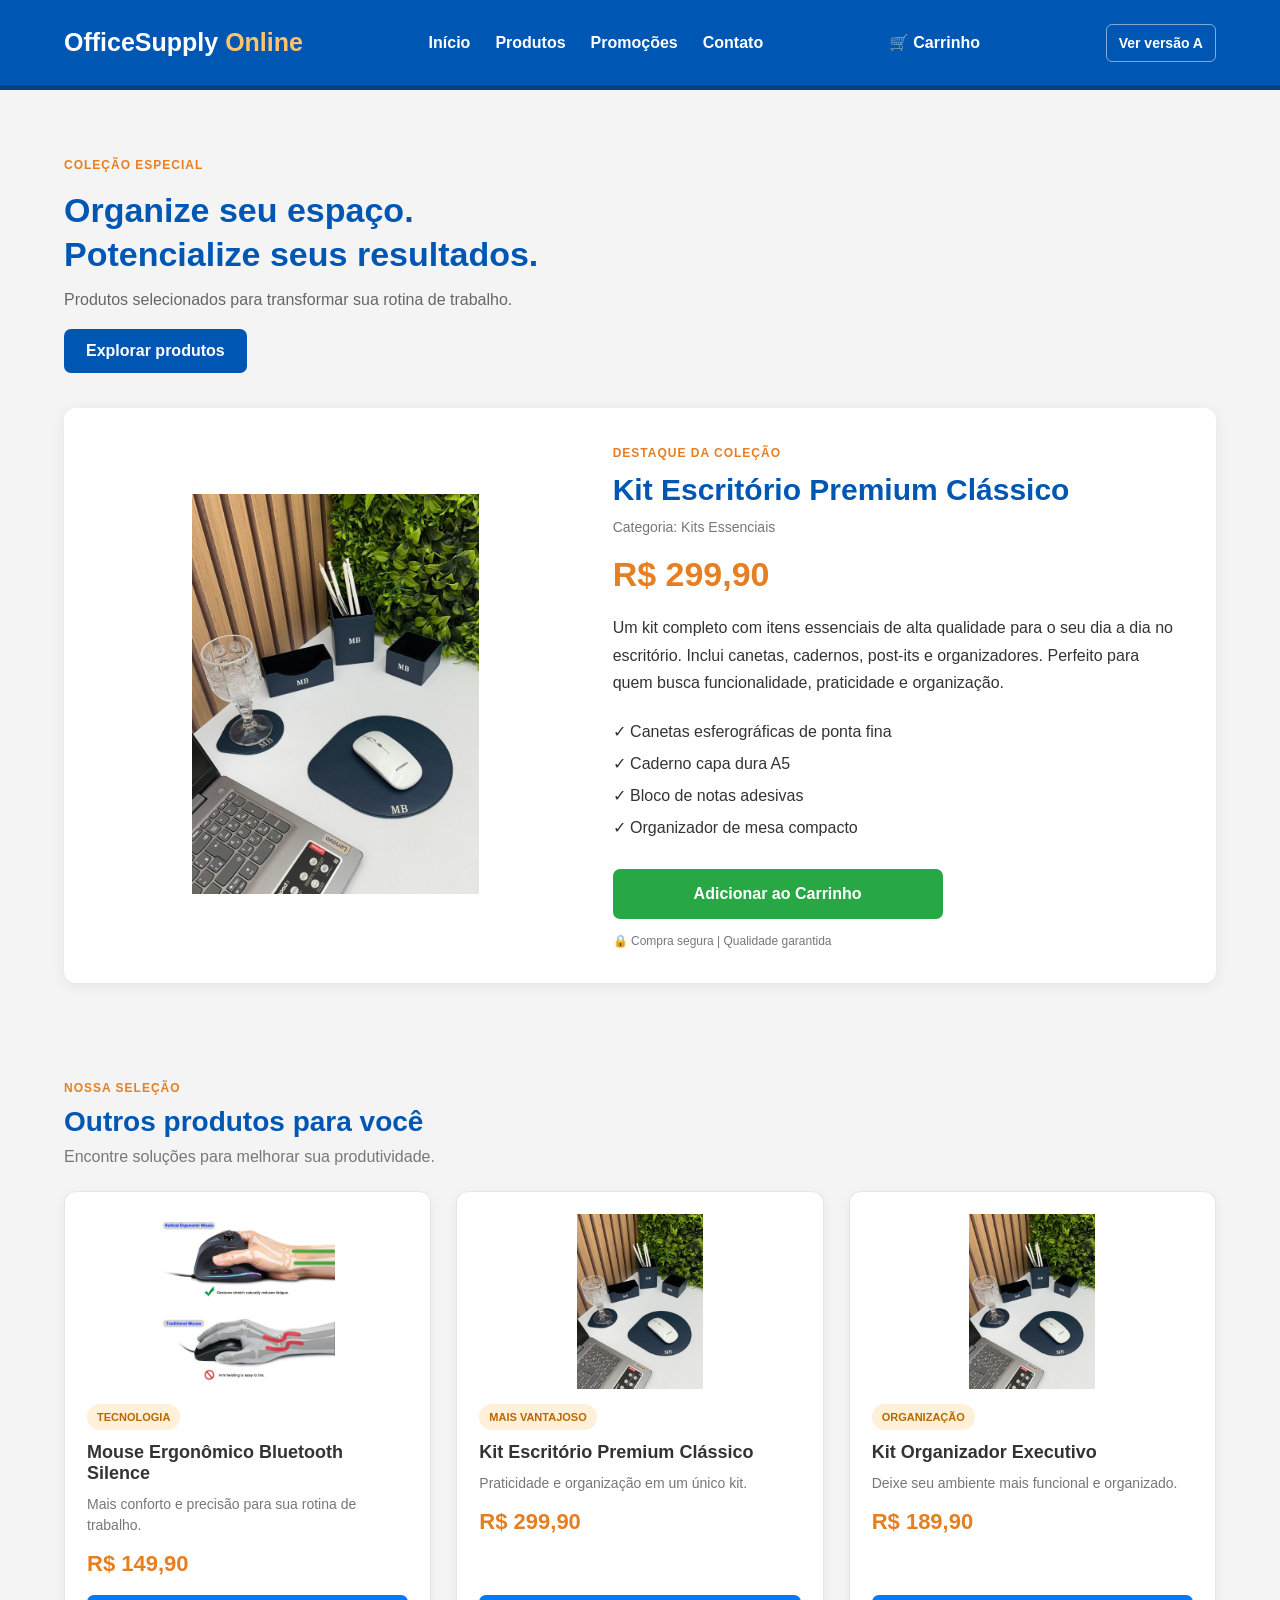
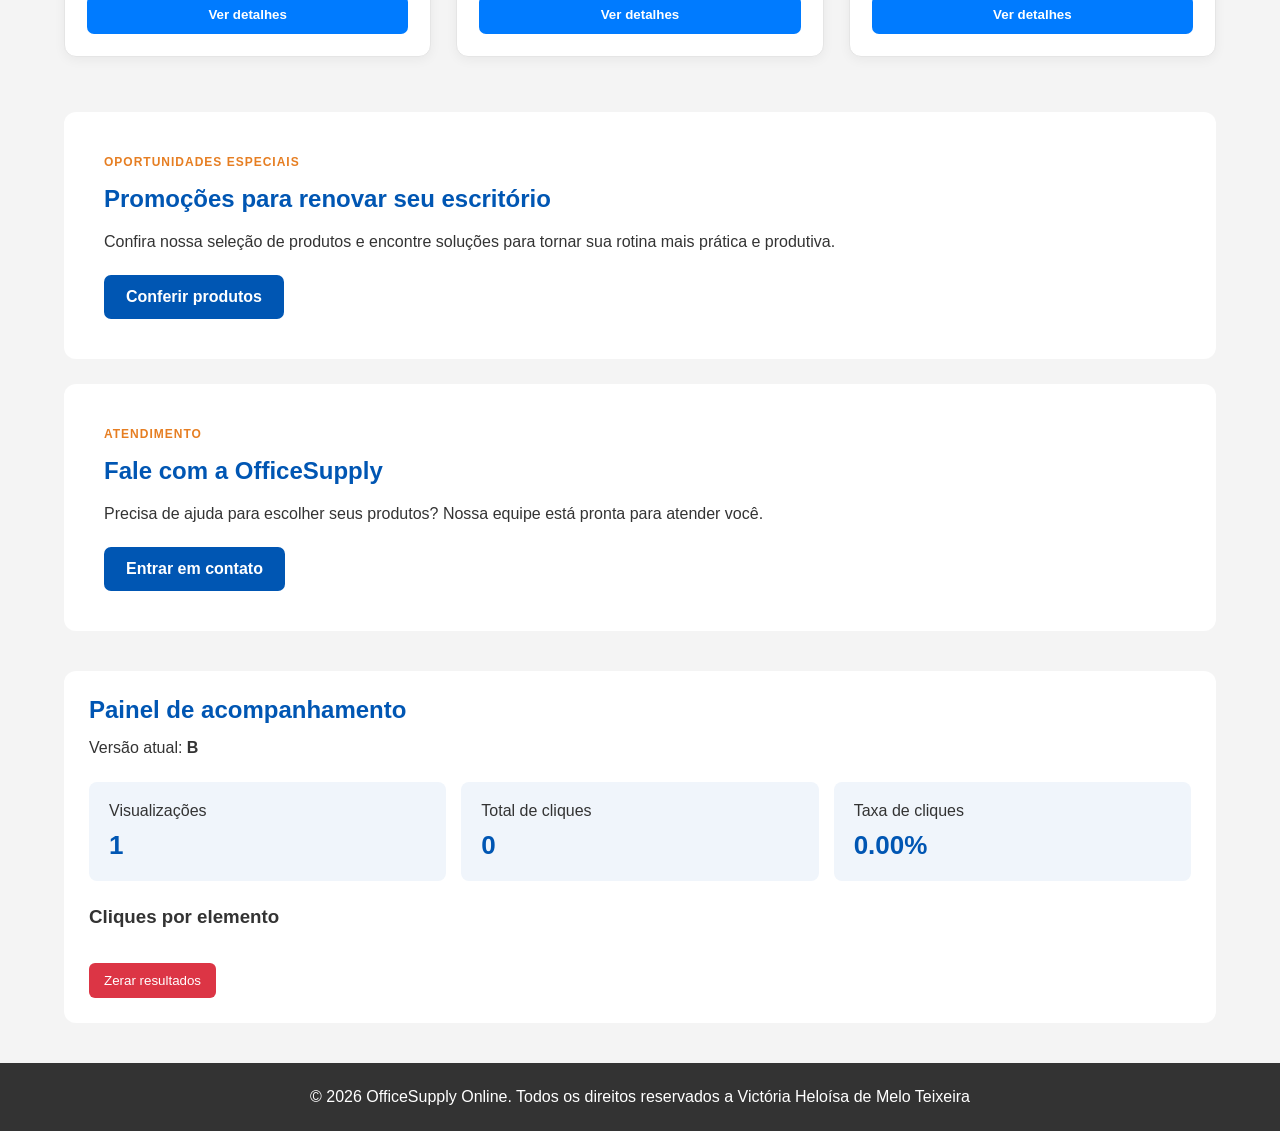
<file: index.html>
<!DOCTYPE html>
<html lang="pt-BR">
<head>
<meta charset="UTF-8">
<meta name="viewport" content="width=device-width, initial-scale=1.0">
<title>OfficeSupply Online - Versão Variante B</title>
<link rel="stylesheet" href="style.css">
</head>
<body>
<header class="header">
<div class="header-container">
<a href="#inicio" class="logo">OfficeSupply <span>Online</span></a>
<nav>
<a href="#inicio">Início</a>
<a href="#produtos">Produtos</a>
<a href="#promocoes">Promoções</a>
<a href="#contato">Contato</a>
</nav>
<a href="#produtos" class="cart">🛒 Carrinho</a>
<a href="product-page-control.html?versao=A" class="variant-switch track-click"
    data-switch-version="A" data-action="trocar-para-A" data-product="Teste A/B">
    Ver versão A
</a>
</div>
</header>
<main>
<section id="inicio" class="container">
<div class="welcome">
<span class="tag">COLEÇÃO ESPECIAL</span>
<h1>Organize seu espaço.<br>Potencialize seus resultados.</h1>
<p>Produtos selecionados para transformar sua rotina de trabalho.</p>
<a href="#produtos" class="secondary-button track-click"
              data-action="explorar-produtos" data-product="Catálogo">
               Explorar produtos
</a>
</div>
<section class="product-detail">
<div class="product-image">
<img src="img001.jpeg" alt="Kit Escritório Premium">
</div>
<div class="product-info">
<span class="highlight">DESTAQUE DA COLEÇÃO</span>
<h2>Kit Escritório Premium Clássico</h2>
<p class="category">Categoria: Kits Essenciais</p>
<p class="price">R$ 299,90</p>
<p class="description">
                   Um kit completo com itens essenciais de alta qualidade
                   para o seu dia a dia no escritório. Inclui canetas,
                   cadernos, post-its e organizadores. Perfeito para quem
                   busca funcionalidade, praticidade e organização.
</p>
<ul class="benefits">
<li>✓ Canetas esferográficas de ponta fina</li>
<li>✓ Caderno capa dura A5</li>
<li>✓ Bloco de notas adesivas</li>
<li>✓ Organizador de mesa compacto</li>
</ul>
<button class="primary-button track-click"
                   data-action="adicionar-carrinho"
                   data-product="Kit Escritório Premium">
                   Adicionar ao Carrinho
</button>
<p class="security">🔒 Compra segura | Qualidade garantida</p>
</div>
</section>
</section>
<section id="produtos" class="container products-section">
<div class="section-heading">
<span class="tag">NOSSA SELEÇÃO</span>
<h2>Outros produtos para você</h2>
<p>Encontre soluções para melhorar sua produtividade.</p>
</div>
<div class="product-grid">
<article class="product-card">
<img src="mouse.jpg" alt="Mouse Ergonômico Bluetooth">
<span class="product-label">TECNOLOGIA</span>
<h3>Mouse Ergonômico Bluetooth Silence</h3>
<p>Mais conforto e precisão para sua rotina de trabalho.</p>
<strong>R$ 149,90</strong>
<button class="card-button track-click"
                   data-action="ver-detalhes"
                   data-product="Mouse Ergonômico">
                   Ver detalhes
</button>
</article>
<article class="product-card">
<img src="img001.jpeg" alt="Kit Escritório Premium">
<span class="product-label">MAIS VANTAJOSO</span>
<h3>Kit Escritório Premium Clássico</h3>
<p>Praticidade e organização em um único kit.</p>
<strong>R$ 299,90</strong>
<button class="card-button track-click"
                   data-action="ver-detalhes"
                   data-product="Kit Escritório Premium">
                   Ver detalhes
</button>
</article>
<article class="product-card">
<img src="img001.jpeg" alt="Kit Organizador Executivo">
<span class="product-label">ORGANIZAÇÃO</span>
<h3>Kit Organizador Executivo</h3>
<p>Deixe seu ambiente mais funcional e organizado.</p>
<strong>R$ 189,90</strong>
<button class="card-button track-click"
                   data-action="ver-detalhes"
                   data-product="Kit Organizador Executivo">
                   Ver detalhes
</button>
</article>
</div>
</section>
<section id="promocoes" class="container information-section">
<span class="tag">OPORTUNIDADES ESPECIAIS</span>
<h2>Promoções para renovar seu escritório</h2>
<p>
           Confira nossa seleção de produtos e encontre soluções
           para tornar sua rotina mais prática e produtiva.
</p>
<a href="#produtos" class="secondary-button track-click"
          data-action="acessar-promocoes" data-product="Promoções">
           Conferir produtos
</a>
</section>
<section id="contato" class="container information-section">
<span class="tag">ATENDIMENTO</span>
<h2>Fale com a OfficeSupply</h2>
<p>
           Precisa de ajuda para escolher seus produtos?
           Nossa equipe está pronta para atender você.
</p>
<a href="mailto:contato@officesupply.com"
          class="secondary-button track-click"
          data-action="contato" data-product="Atendimento">
           Entrar em contato
</a>
</section>
<section class="results container">
<h2>Painel de acompanhamento</h2>
<p>Versão atual: <strong id="current-version">B</strong></p>
<div class="metrics">
<div>
<span>Visualizações</span>
<strong id="impressions">0</strong>
</div>
<div>
<span>Total de cliques</span>
<strong id="total-clicks">0</strong>
</div>
<div>
<span>Taxa de cliques</span>
<strong id="ctr">0%</strong>
</div>
</div>
<h3>Cliques por elemento</h3>
<div id="click-details"></div>
<button id="reset-results" class="reset-button">
           Zerar resultados
</button>
</section>
</main>
<footer>
<p>© 2026 OfficeSupply Online. Todos os direitos reservados a Victória Heloísa de Melo Teixeira
</p>
</footer>
<script src="script.js"></script>
</body>
</html>
</file>
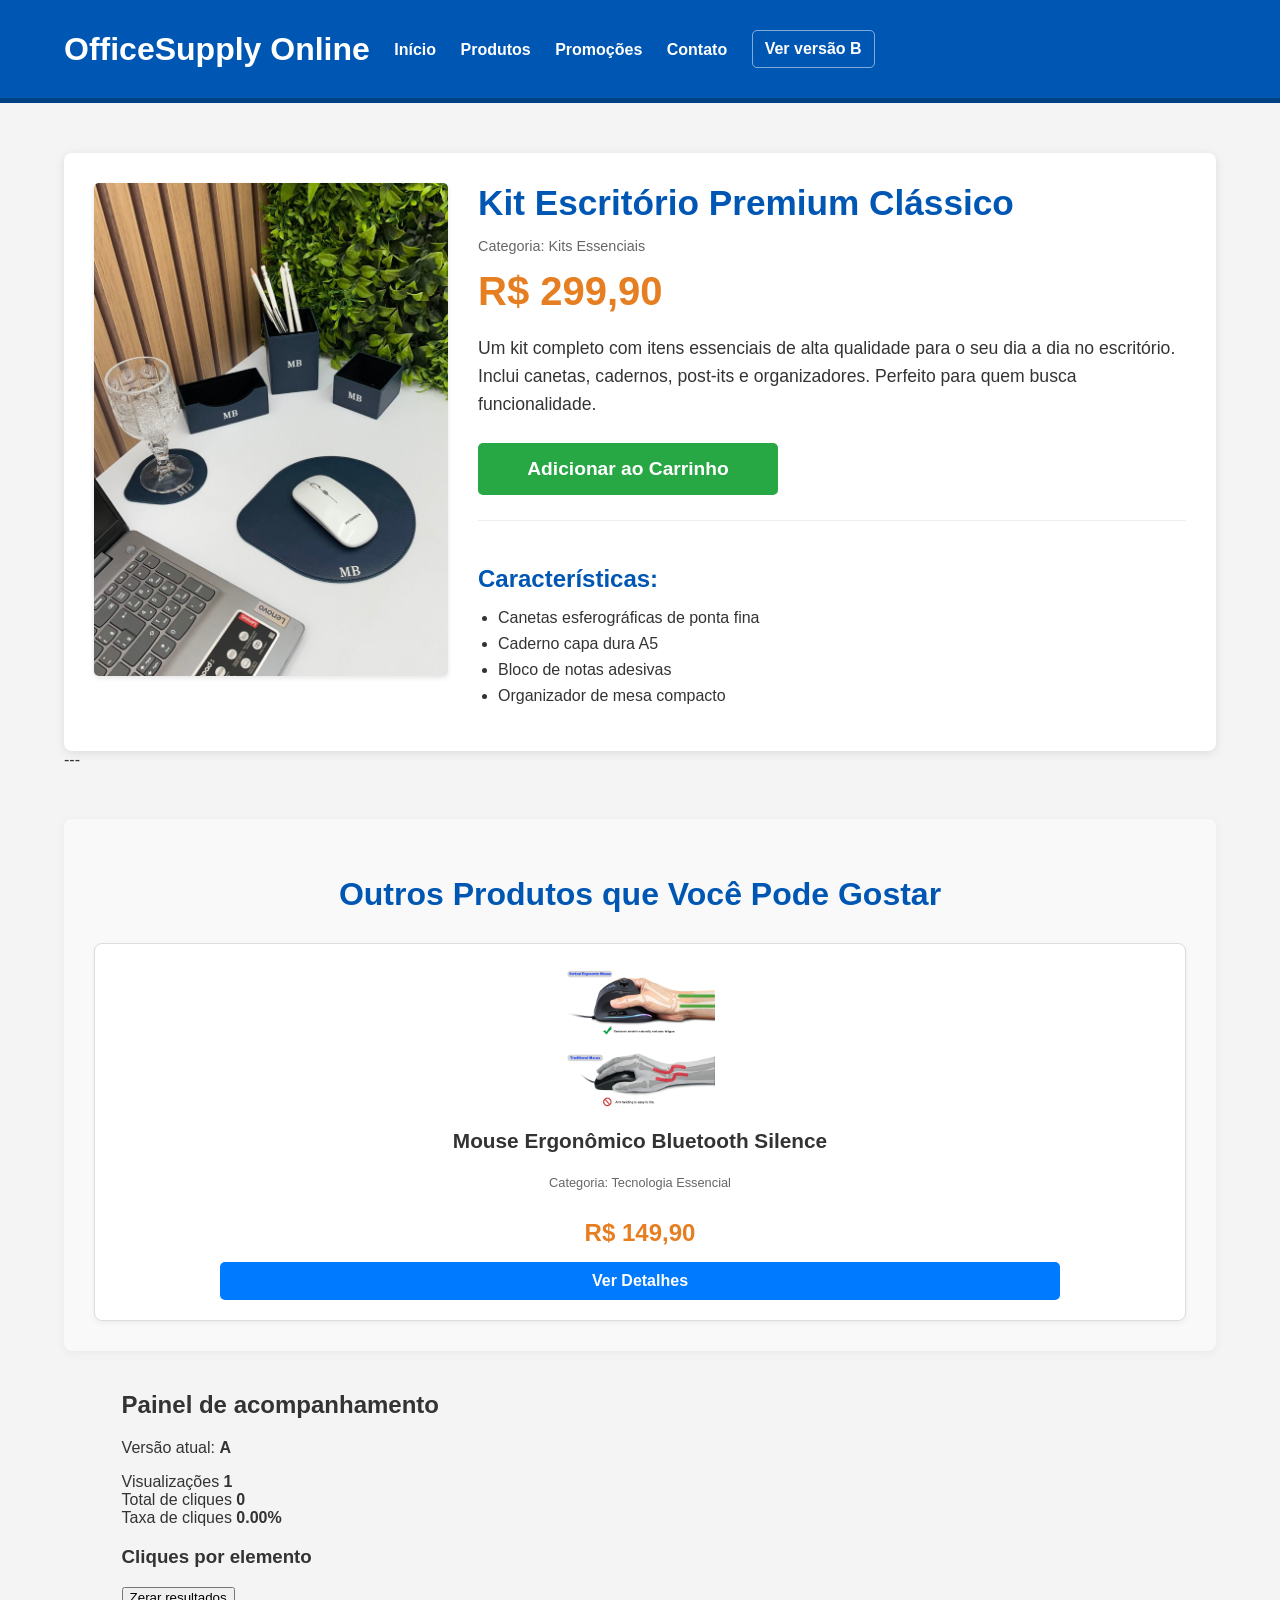
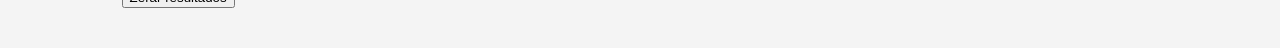
<file: product-page-control.html>
<!DOCTYPE html>
<html lang="pt-br">

<head>
    <meta charset="UTF-8">
    <meta name="viewport" content="width=device-width, initial-scale=1.0">
    <title>OfficeSupply Online - Kit Escritório Premium (Controle)</title>
    <link rel="stylesheet" href="style-control.css">
</head>

<body>
    <header>
        <div class="container">
            <h1>OfficeSupply Online</h1>
            <nav>
                <ul>
                    <li><a href="#">Início</a></li>
                    <li><a href="#">Produtos</a></li>
                    <li><a href="#">Promoções</a></li>
                    <li><a href="#">Contato</a></li>
                </ul>
            </nav>
             <a href="index.html?versao=B" class="variant-switch track-click justify-right"
                data-switch-version="B" data-action="trocar-para-B" data-product="Teste A/B">
                Ver versão B
            </a>
        </div>
    </header>

    <main class="container">
        <section class="product-detail">
            <div class="product-image">
                <img src="img001.jpeg" alt="Kit Escritório Premium">
            </div>
            <div class="product-info">
                <h2 class="product-title">Kit Escritório Premium Clássico</h2>
                <p class="product-category">Categoria: Kits Essenciais</p>
                <div class="product-price">
                    <span class="current-price">R$ 299,90</span>
                </div>
                <p class="product-description">
                    Um kit completo com itens essenciais de alta qualidade para o seu dia a dia no escritório. Inclui
                    canetas, cadernos, post-its e organizadores. Perfeito para quem busca funcionalidade.
                </p>
                <button class="add-to-cart-btn track-click" data-action="adicionar-carrinho"
                    data-product="Kit Escritório Premium">Adicionar ao Carrinho</button>
                <div class="product-features">
                    <h3>Características:</h3>
                    <ul>
                        <li>Canetas esferográficas de ponta fina</li>
                        <li>Caderno capa dura A5</li>
                        <li>Bloco de notas adesivas</li>
                        <li>Organizador de mesa compacto</li>
                    </ul>
                </div>
            </div>
        </section>

        ---

        <section class="featured-products">
            <h2>Outros Produtos que Você Pode Gostar</h2>
            <div class="product-grid">
                <div class="product-card">
                    <img src="mouse.jpg" alt="Mouse Ergonômico Bluetooth">
                    <h3>Mouse Ergonômico Bluetooth Silence</h3>
                    <p class="card-category">Categoria: Tecnologia Essencial</p>
                    <p class="card-price">R$ 149,90</p>
                    <button class="add-to-cart-btn-small track-click" data-action="ver-detalhes"
                        data-product="Mouse Ergonômico">Ver Detalhes</button>
                </div>
            </div>
        </section>
        <section class="results container">
            <h2>Painel de acompanhamento</h2>
            <p>Versão atual: <strong id="current-version">B</strong></p>
            <div class="metrics">
                <div>
                    <span>Visualizações</span>
                    <strong id="impressions">0</strong>
                </div>
                <div>
                    <span>Total de cliques</span>
                    <strong id="total-clicks">0</strong>
                </div>
                <div>
                    <span>Taxa de cliques</span>
                    <strong id="ctr">0%</strong>
                </div>
            </div>
            <h3>Cliques por elemento</h3>
            <div id="click-details"></div>
            <button id="reset-results" class="reset-button">
                Zerar resultados
            </button>
        </section>
        <script src="script.js"></script>

</html>
</file>
<file: style.css>
* {
   margin: 0;
   padding: 0;
   box-sizing: border-box;
   scroll-behavior: smooth;
}
body {
   font-family: Arial, sans-serif;
   background: #f4f4f4;
   color: #333;
}
.container {
   width: 90%;
   max-width: 1200px;
   margin: auto;
   padding: 30px 0;
}

.header {
   background: #0056b3;
   color: white;
   border-bottom: 5px solid #004085;
   position: sticky;
   top: 0;
   z-index: 100;
}
.header-container {
   max-width: 1200px;
   width: 90%;
   min-height: 85px;
   margin: auto;
   display: flex;
   align-items: center;
   justify-content: space-between;
   gap: 25px;
}
.logo {
   color: white;
   font-size: 25px;
   font-weight: bold;
   text-decoration: none;
   white-space: nowrap;
}
.logo span {
   color: #ffc36b;
}
nav {
   display: flex;
   gap: 25px;
}
nav a {
   color: white;
   text-decoration: none;
   font-weight: bold;
   transition: 0.3s;
}
nav a:hover {
   color: #ffc36b;
}
.cart {
   color: white;
   text-decoration: none;
   font-weight: bold;
}
.variant-switch {
   display: inline-block;
   border: 1px solid #ffffff80;
   border-radius: 6px;
   padding: 10px 12px;
   color: white;
   text-decoration: none;
   font-size: 14px;
   font-weight: bold;
   white-space: nowrap;
   transition: 1s;
   }
.variant-switch:hover {
   background: #ffffff1a;
   transition: 0.3s;
}

.welcome {
   padding: 35px 0;
}
.tag, .highlight {
   color: #e67e22;
   font-size: 12px;
   font-weight: bold;
   letter-spacing: 1px;
}
.welcome h1 {
   color: #0056b3;
   font-size: 34px;
   line-height: 1.3;
   margin: 15px 0;
}
.welcome p {
   color: #666;
   margin-bottom: 20px;
}

.product-detail {
   background: white;
   padding: 35px;
   border-radius: 12px;
   box-shadow: 0 3px 15px #00000012;
   display: grid;
   grid-template-columns: 1fr 1.2fr;
   gap: 40px;
   align-items: center;
}
.product-image img {
   width: 100%;
   max-height: 400px;
   object-fit: contain;
   border-radius: 8px;
}
.product-info h2 {
   color: #0056b3;
   font-size: 30px;
   margin: 12px 0;
}
.category {
   color: #777;
   font-size: 14px;
   margin-bottom: 15px;
}
.price {
   color: #e67e22;
   font-size: 34px;
   font-weight: bold;
   margin: 20px 0;
}
.description {
   line-height: 1.7;
   margin-bottom: 20px;
}
.benefits {
   list-style: none;
   line-height: 2;
   margin-bottom: 25px;
}
.security {
   color: #777;
   font-size: 12px;
   margin-top: 15px;
}

.primary-button,
.secondary-button,
.card-button {
   display: inline-block;
   border: none;
   border-radius: 7px;
   cursor: pointer;
   font-weight: bold;
   text-decoration: none;
   transition: 0.25s;
}
.primary-button {
   background: #28a745;
   color: white;
   padding: 16px 25px;
   font-size: 16px;
   width: 100%;
   max-width: 330px;
}
.primary-button:hover {
   background: #218838;
   transform: translateY(-2px);
}
.secondary-button {
   background: #0056b3;
   color: white;
   padding: 13px 22px;
}
.secondary-button:hover {
   background: #004085;
}

.products-section {
   margin-top: 35px;
}
.section-heading {
   margin-bottom: 25px;
}
.section-heading h2 {
   color: #0056b3;
   font-size: 28px;
   margin: 10px 0;
}
.section-heading p {
   color: #777;
}
.product-grid {
   display: grid;
   grid-template-columns: repeat(3, minmax(0, 1fr));
   gap: 25px;
}
.product-card {
   background: white;
   padding: 22px;
   border-radius: 12px;
   border: 1px solid #e5e5e5;
   box-shadow: 0 3px 12px #0000000d;
   display: flex;
   flex-direction: column;
   align-items: flex-start;
   transition: 0.25s;
}
.product-card:hover {
   transform: translateY(-5px);
   box-shadow: 0 8px 20px #00000018;
}
.product-card img {
   width: 100%;
   height: 175px;
   object-fit: contain;
   margin-bottom: 15px;
}
.product-label {
   background: #fff0d9;
   color: #b96700;
   font-size: 11px;
   font-weight: bold;
   padding: 7px 10px;
   border-radius: 20px;
   margin-bottom: 12px;
}
.product-card h3 {
   font-size: 18px;
   margin-bottom: 10px;
}
.product-card p {
   color: #777;
   line-height: 1.5;
   font-size: 14px;
   margin-bottom: 15px;
}
.product-card strong {
   color: #e67e22;
   font-size: 22px;
   margin-bottom: 18px;
}
.card-button {
   background: #007bff;
   color: white;
   padding: 12px;
   width: 100%;
   margin-top: auto;
}
.card-button:hover {
   background: #0056b3;
}

.information-section {
   background: white;
   margin-top: 25px;
   padding: 40px;
   border-radius: 12px;
}
.information-section h2 {
   color: #0056b3;
   margin: 15px 0;
}
.information-section p {
   line-height: 1.7;
   margin-bottom: 20px;
}
/* PAINEL */
.results {
   background: white;
   margin-top: 40px;
   padding: 25px;
   border-radius: 12px;
}
.results h2 {
   color: #0056b3;
   margin-bottom: 15px;
}
.metrics {
   display: grid;
   grid-template-columns: repeat(3, 1fr);
   gap: 15px;
   margin: 25px 0;
}
.metrics div {
   background: #f0f5fb;
   padding: 20px;
   border-radius: 8px;
}
.metrics span,
.metrics strong {
   display: block;
}
.metrics strong {
   color: #0056b3;
   font-size: 26px;
   margin-top: 10px;
}
#click-details {
   margin-top: 15px;
   line-height: 2;
}
.reset-button {
   margin-top: 20px;
   padding: 10px 15px;
   border: none;
   background: #dc3545;
   color: white;
   border-radius: 6px;
   cursor: pointer;
}

.click-focus {
   outline: 4px solid #ffc107 !important;
   outline-offset: 4px;
   box-shadow: 0 0 0 7px #ffc10735 !important;
}
/* RODAPÉ */
footer {
   background: #333;
   color: white;
   text-align: center;
   padding: 25px;
   margin-top: 40px;
}

@media (max-width: 768px) {
   .header-container {
       flex-direction: column;
       padding: 20px 0;
   }
   nav {
       flex-wrap: wrap;
       justify-content: center;
       gap: 15px;
   }
   .product-detail {
       grid-template-columns: 1fr;
       padding: 20px;
   }
   .product-grid {
       grid-template-columns: 1fr;
   }
   .metrics {
       grid-template-columns: 1fr;
   }
   .welcome h1 {
       font-size: 27px;
   }
}
</file>
<file: style-control.css>
/* Estilos Gerais */
body {
    font-family: Arial, sans-serif;
    margin: 0;
    padding: 0;
    background-color: #f4f4f4;
    color: #333;
}

.container {
    width: 90%;
    max-width: 1200px;
    margin: 0 auto;
    padding: 20px 0;
}

/* Header */
header {
    position: relative;
    background-color: #0056b3; /* Azul mais escuro */
    color: white;
    padding: 10px 0;
    border-bottom: 5px solid #004085;
    justify-content: space-between;
}

.variant-switch {
    display: inline-block;
    padding: 9px 12px;
    border: 1px solid #ffffff80;
    border-radius: 5px;
    color: white;
    text-decoration: none;
    font-weight: bold;
    white-space: nowrap;
}

.variant-switch:hover {
    background-color: #ffffff1a;
}

header h1 {
    margin: 0;
    padding: 0;
    display: inline-block;
    vertical-align: middle;
}

header nav {
    display: inline-block;
    vertical-align: middle;
    margin-left: 20px;
}

header nav ul {
    list-style: none;
    margin: 0;
    padding: 0;
}

header nav ul li {
    display: inline;
    margin-right: 20px;
}

header nav ul li a {
    color: white;
    text-decoration: none;
    font-weight: bold;
}

/* Main Content - Detalhes do Produto Principal */
.product-detail {
    background-color: white;
    padding: 30px;
    margin-top: 30px;
    border-radius: 8px;
    box-shadow: 0 2px 10px rgba(0,0,0,0.1);
    display: flex;
    flex-wrap: wrap; /* Permite quebrar em telas menores */
    gap: 30px;
}

.product-image {
    flex: 1; /* Ocupa o espaço disponível */
    min-width: 300px; /* Garante tamanho mínimo em telas menores */
    text-align: center;
}

.product-image img {
    max-width: 100%;
    height: auto;
    border-radius: 5px;
    box-shadow: 0 2px 5px rgba(0,0,0,0.1);
}

.product-info {
    flex: 2; /* Ocupa o dobro do espaço da imagem */
    min-width: 350px; /* Garante tamanho mínimo em telas menores */
}

.product-title {
    font-size: 2.2em;
    color: #0056b3;
    margin-top: 0;
    margin-bottom: 10px;
}

.product-category {
    font-size: 0.9em;
    color: #666;
    margin-bottom: 15px;
}

.product-price .current-price {
    font-size: 2.5em;
    color: #e67e22; /* Laranja */
    font-weight: bold;
    display: block;
    margin-bottom: 20px;
}

.product-description {
    font-size: 1.1em;
    line-height: 1.6;
    margin-bottom: 25px;
}

.add-to-cart-btn {
    background-color: #28a745; /* Verde */
    color: white;
    padding: 15px 30px;
    border: none;
    border-radius: 5px;
    font-size: 1.2em;
    font-weight: bold;
    cursor: pointer;
    transition: background-color 0.3s ease;
    width: 100%; /* Ocupa largura total */
    max-width: 300px; /* Limita o tamanho em telas grandes */
    display: block; /* Garante que fique em uma nova linha */
    margin-bottom: 25px;
}

.add-to-cart-btn:hover {
    background-color: #218838;
}

.product-features {
    margin-top: 20px;
    border-top: 1px solid #eee;
    padding-top: 20px;
}

.product-features h3 {
    font-size: 1.5em;
    color: #0056b3;
    margin-bottom: 10px;
}

.product-features ul {
    list-style-type: disc;
    margin-left: 20px;
    padding-left: 0;
}

.product-features ul li {
    margin-bottom: 8px;
    font-size: 1em;
}

/* Nova Seção: Produtos em Destaque */
.featured-products {
    margin-top: 50px;
    padding: 30px;
    background-color: #f9f9f9;
    border-radius: 8px;
    box-shadow: 0 2px 10px rgba(0,0,0,0.05);
    text-align: center; /* Centraliza o título */
}

.featured-products h2 {
    font-size: 2em;
    color: #0056b3;
    margin-bottom: 30px;
}

.product-grid {
    display: grid;
    grid-template-columns: repeat(auto-fit, minmax(250px, 1fr)); /* Responsivo: 250px por coluna, auto-ajuste */
    gap: 25px;
    justify-content: center; /* Centraliza cards se houver espaço */
}

.product-card {
    background-color: white;
    border: 1px solid #ddd;
    border-radius: 8px;
    padding: 20px;
    box-shadow: 0 2px 5px rgba(0,0,0,0.05);
    text-align: center;
    display: flex;
    flex-direction: column;
    justify-content: space-between; /* Espaça os elementos */
    align-items: center;
}

.product-card img {
    max-width: 100%;
    height: 150px; /* Altura fixa para consistência */
    object-fit: contain; /* Garante que a imagem caiba sem cortar */
    margin-bottom: 15px;
}

.product-card h3 {
    font-size: 1.3em;
    color: #333;
    margin-top: 0;
    margin-bottom: 10px;
    flex-grow: 1; /* Permite que o título ocupe espaço */
}

.card-category {
    font-size: 0.8em;
    color: #666;
    margin-bottom: 5px;
}

.card-price {
    font-size: 1.5em;
    color: #e67e22;
    font-weight: bold;
    margin-bottom: 15px;
}

.add-to-cart-btn-small {
    background-color: #007bff; /* Azul para "Ver Detalhes" */
    color: white;
    padding: 10px 20px;
    border: none;
    border-radius: 5px;
    font-size: 1em;
    font-weight: bold;
    cursor: pointer;
    transition: background-color 0.3s ease;
    width: 80%; /* Ocupa 80% da largura do card */
}

.add-to-cart-btn-small:hover {
    background-color: #0056b3;
}


/* Footer */
footer {
    background-color: #333;
    color: white;
    text-align: center;
    padding: 20px 0;
    margin-top: 30px;
}

footer p {
    margin: 0;
}

/* Responsividade Básica */
@media (max-width: 768px) {
    header .container {
        display: flex;
        flex-direction: column;
        align-items: flex-start;
        gap: 12px;
    }

    header nav {
        margin-left: 0;
    }

    .product-detail {
        flex-direction: column;
        padding: 20px;
    }

    .product-info {
        min-width: unset; /* Remove min-width para telas pequenas */
    }

    .add-to-cart-btn {
        max-width: none; /* Ocupa toda a largura */
    }

    .product-grid {
        grid-template-columns: 1fr; /* Uma coluna em telas pequenas */
    }
}
</file>
